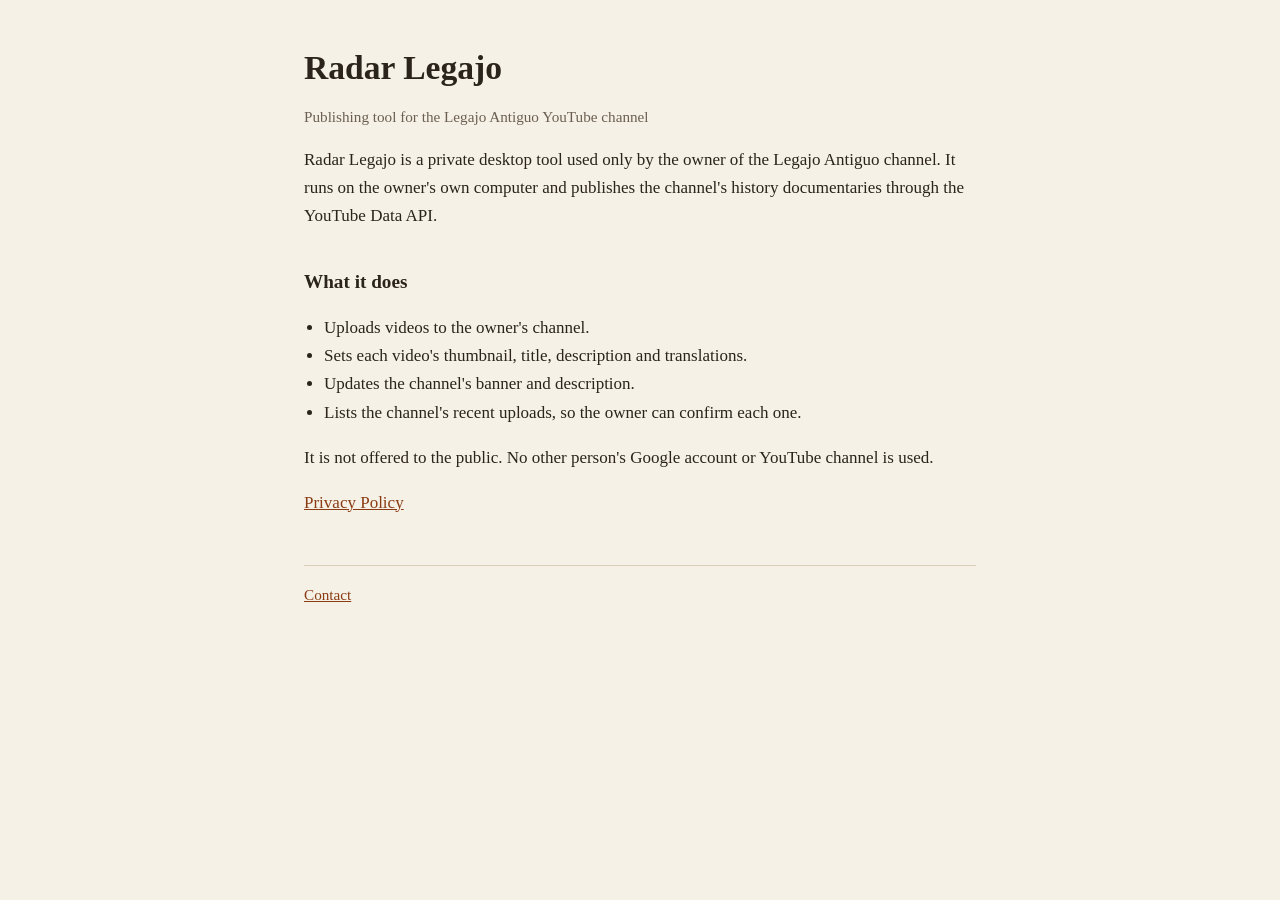
<file: index.html>
<!doctype html>
<html lang="en">
<head>
  <meta charset="utf-8">
  <meta name="viewport" content="width=device-width, initial-scale=1">
  <meta http-equiv="Content-Security-Policy" content="default-src 'none'; style-src 'self'; base-uri 'none'; form-action 'none'">
  <meta name="referrer" content="strict-origin-when-cross-origin">
  <title>Radar Legajo</title>
  <link rel="stylesheet" href="estilo.css">
</head>
<body>
  <main>
    <h1>Radar Legajo</h1>
    <p class="nota">Publishing tool for the Legajo Antiguo YouTube channel</p>

    <p>Radar Legajo is a private desktop tool used only by the owner of the Legajo Antiguo channel. It runs on the owner's own computer and publishes the channel's history documentaries through the YouTube Data API.</p>

    <h2>What it does</h2>
    <ul>
      <li>Uploads videos to the owner's channel.</li>
      <li>Sets each video's thumbnail, title, description and translations.</li>
      <li>Updates the channel's banner and description.</li>
      <li>Lists the channel's recent uploads, so the owner can confirm each one.</li>
    </ul>

    <p>It is not offered to the public. No other person's Google account or YouTube channel is used.</p>

    <p><a href="privacy.html">Privacy Policy</a></p>

    <footer>
      <a href="https://github.com/magreisz/legajo-antiguo/issues">Contact</a>
    </footer>
  </main>
</body>
</html>
</file>
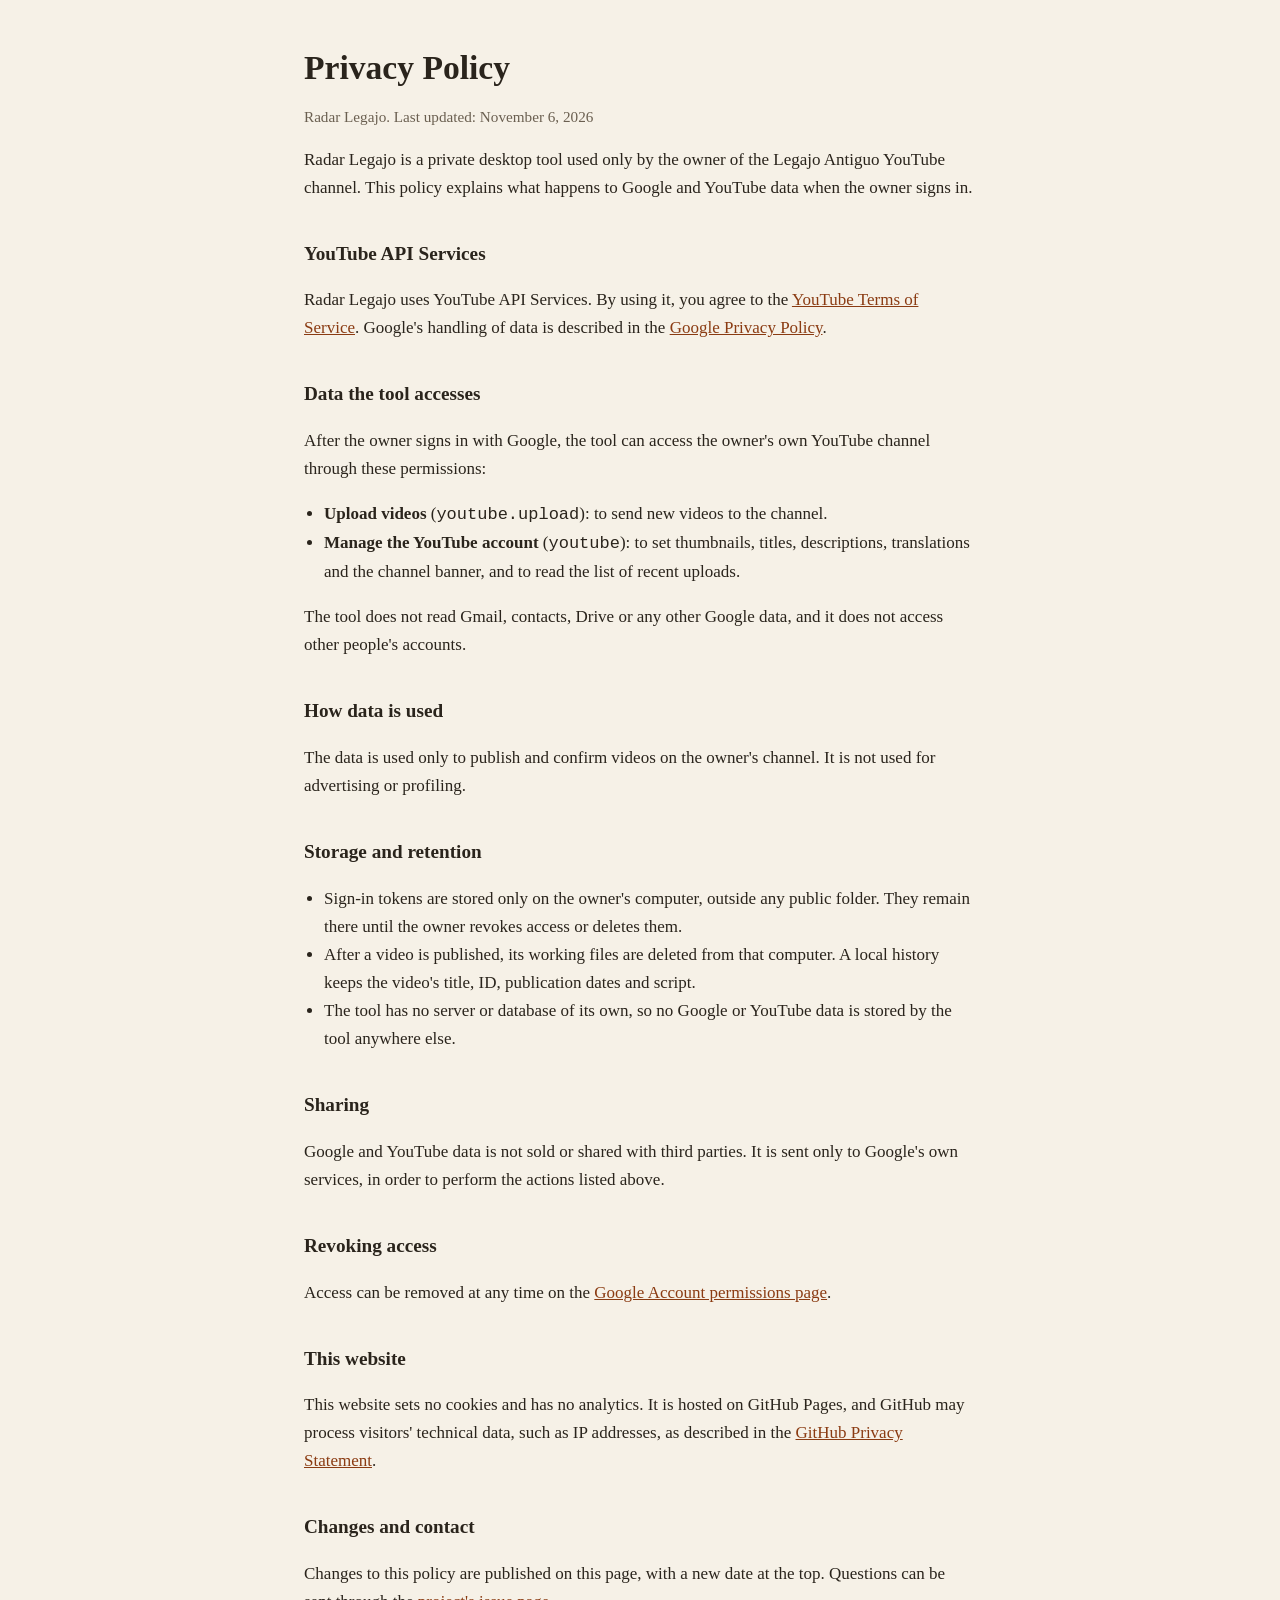
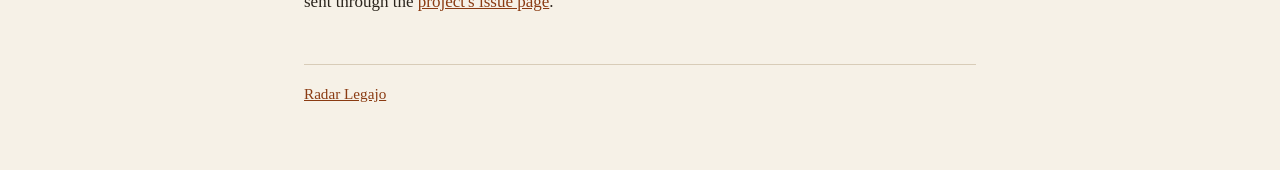
<file: privacy.html>
<!doctype html>
<html lang="en">
<head>
  <meta charset="utf-8">
  <meta name="viewport" content="width=device-width, initial-scale=1">
  <meta http-equiv="Content-Security-Policy" content="default-src 'none'; style-src 'self'; base-uri 'none'; form-action 'none'">
  <meta name="referrer" content="strict-origin-when-cross-origin">
  <title>Radar Legajo Privacy</title>
  <link rel="stylesheet" href="estilo.css">
</head>
<body>
  <main>
    <h1>Privacy Policy</h1>
    <p class="nota">Radar Legajo. Last updated: November 6, 2026</p>

    <p>Radar Legajo is a private desktop tool used only by the owner of the Legajo Antiguo YouTube channel. This policy explains what happens to Google and YouTube data when the owner signs in.</p>

    <h2>YouTube API Services</h2>
    <p>Radar Legajo uses YouTube API Services. By using it, you agree to the <a href="https://www.youtube.com/t/terms">YouTube Terms of Service</a>. Google's handling of data is described in the <a href="https://policies.google.com/privacy">Google Privacy Policy</a>.</p>

    <h2>Data the tool accesses</h2>
    <p>After the owner signs in with Google, the tool can access the owner's own YouTube channel through these permissions:</p>
    <ul>
      <li><strong>Upload videos</strong> (<code>youtube.upload</code>): to send new videos to the channel.</li>
      <li><strong>Manage the YouTube account</strong> (<code>youtube</code>): to set thumbnails, titles, descriptions, translations and the channel banner, and to read the list of recent uploads.</li>
    </ul>
    <p>The tool does not read Gmail, contacts, Drive or any other Google data, and it does not access other people's accounts.</p>

    <h2>How data is used</h2>
    <p>The data is used only to publish and confirm videos on the owner's channel. It is not used for advertising or profiling.</p>

    <h2>Storage and retention</h2>
    <ul>
      <li>Sign-in tokens are stored only on the owner's computer, outside any public folder. They remain there until the owner revokes access or deletes them.</li>
      <li>After a video is published, its working files are deleted from that computer. A local history keeps the video's title, ID, publication dates and script.</li>
      <li>The tool has no server or database of its own, so no Google or YouTube data is stored by the tool anywhere else.</li>
    </ul>

    <h2>Sharing</h2>
    <p>Google and YouTube data is not sold or shared with third parties. It is sent only to Google's own services, in order to perform the actions listed above.</p>

    <h2>Revoking access</h2>
    <p>Access can be removed at any time on the <a href="https://myaccount.google.com/permissions">Google Account permissions page</a>.</p>

    <h2>This website</h2>
    <p>This website sets no cookies and has no analytics. It is hosted on GitHub Pages, and GitHub may process visitors' technical data, such as IP addresses, as described in the <a href="https://docs.github.com/en/site-policy/privacy-policies/github-general-privacy-statement">GitHub Privacy Statement</a>.</p>

    <h2>Changes and contact</h2>
    <p>Changes to this policy are published on this page, with a new date at the top. Questions can be sent through the <a href="https://github.com/magreisz/legajo-antiguo/issues">project's issue page</a>.</p>

    <footer>
      <a href="index.html">Radar Legajo</a>
    </footer>
  </main>
</body>
</html>
</file>
<file: estilo.css>
:root {
  --fundo: #f6f1e7;
  --texto: #2a241c;
  --suave: #6a5f50;
  --linha: #d8ccb8;
  --link: #8a3b12;
}

@media (prefers-color-scheme: dark) {
  :root {
    --fundo: #1b1712;
    --texto: #eee6d8;
    --suave: #b4a791;
    --linha: #40372b;
    --link: #e8a06d;
  }
}

* {
  box-sizing: border-box;
}

body {
  margin: 0;
  background: var(--fundo);
  color: var(--texto);
  font: 17px/1.65 Georgia, "Times New Roman", serif;
}

main {
  max-width: 44rem;
  margin: 0 auto;
  padding: 3rem 16px 4rem;
}

h1 {
  margin: 0 0 0.25rem;
  font-size: 2.1rem;
  line-height: 1.2;
}

h2 {
  margin: 2.25rem 0 0.5rem;
  font-size: 1.2rem;
}

p,
li {
  overflow-wrap: anywhere;
}

ul {
  padding-left: 1.25rem;
}

a {
  color: var(--link);
}

.nota {
  color: var(--suave);
  font-size: 0.95rem;
}

footer {
  margin-top: 3rem;
  padding-top: 1rem;
  border-top: 1px solid var(--linha);
  color: var(--suave);
  font-size: 0.95rem;
}
</file>
